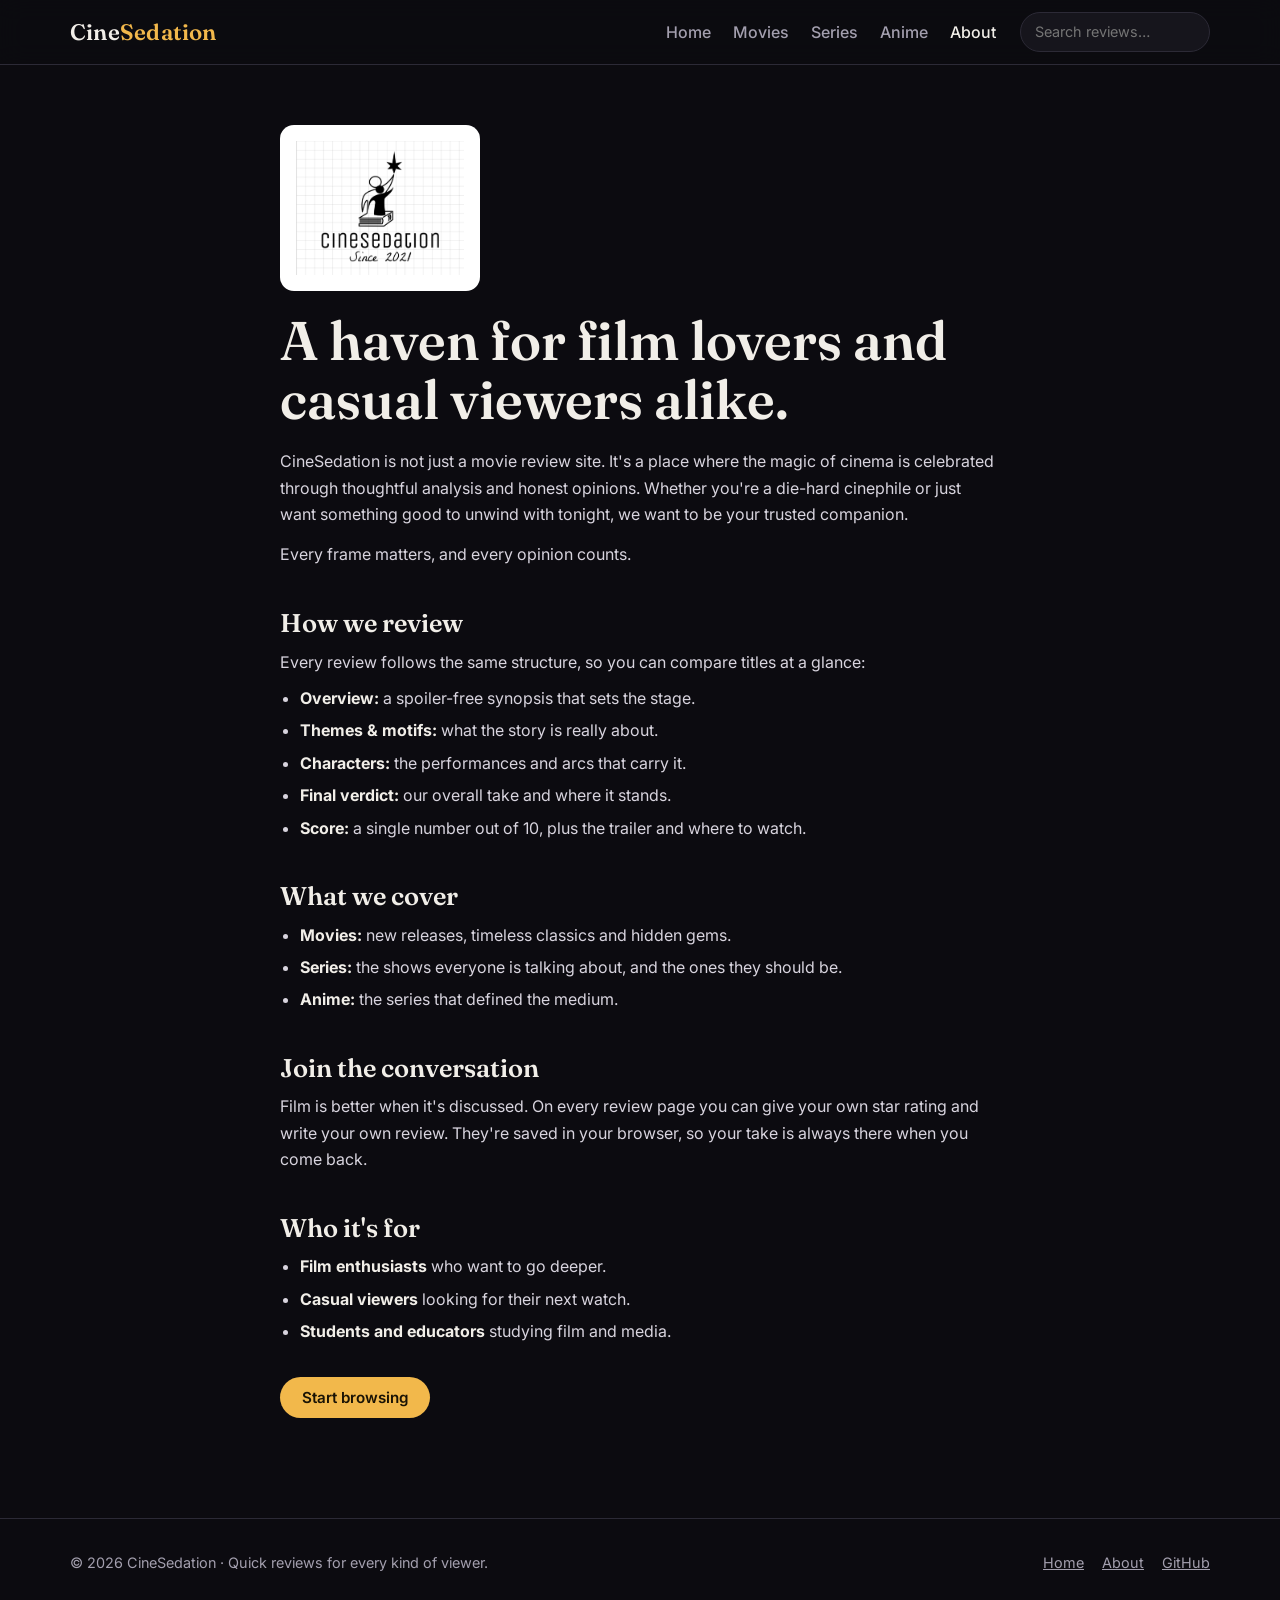
<file: about.html>
<!DOCTYPE html>
<html lang="en">
<head>
  <meta charset="UTF-8">
  <meta name="viewport" content="width=device-width, initial-scale=1.0">
  <title>About · CineSedation</title>
  <meta name="description" content="What CineSedation is, how we review, and who it's for.">
  <meta property="og:title" content="About · CineSedation">
  <meta property="og:description" content="What CineSedation is, how we review, and who it's for.">
  <meta property="og:image" content="assets/img/hero-bg.jpg">
  <meta name="theme-color" content="#0c0b10">
  <link rel="icon" href="data:image/svg+xml,<svg xmlns=%22http://www.w3.org/2000/svg%22 viewBox=%220 0 100 100%22><text y=%22.9em%22 font-size=%2290%22>🎬</text></svg>">
  <link rel="preconnect" href="https://fonts.googleapis.com">
  <link rel="preconnect" href="https://fonts.gstatic.com" crossorigin>
  <link href="https://fonts.googleapis.com/css2?family=Fraunces:ital,opsz,wght@0,9..144,600;1,9..144,600&family=Inter:wght@400;500;600;700&display=swap" rel="stylesheet">
  <link rel="stylesheet" href="assets/css/style.css">
</head>
<body data-page="about">
  <a class="skip" href="#main">Skip to content</a>
  <header class="site-header">
    <div class="container">
      <a class="brand" href="index.html">Cine<span>Sedation</span></a>
      <ul class="nav" id="nav">
        <li><a href="index.html">Home</a></li>
        <li><a href="index.html?type=Movie">Movies</a></li>
        <li><a href="index.html?type=Series">Series</a></li>
        <li><a href="index.html?type=Anime">Anime</a></li>
        <li><a href="about.html" aria-current="page">About</a></li>
      </ul>
      <form class="nav-search" action="index.html" role="search">
        <input type="search" name="q" placeholder="Search reviews…" aria-label="Search reviews">
      </form>
      <button id="nav-toggle" aria-label="Menu" aria-expanded="false" aria-controls="nav">☰</button>
    </div>
  </header>
  <main id="main" class="container prose">
    <img class="logo-plate" src="assets/img/logo.png" alt="CineSedation logo, since 2021">
    <h1>A haven for film lovers and casual viewers alike.</h1>
    <p>CineSedation is not just a movie review site. It's a place where the magic of cinema is celebrated through thoughtful analysis and honest opinions. Whether you're a die-hard cinephile or just want something good to unwind with tonight, we want to be your trusted companion.</p>
    <p>Every frame matters, and every opinion counts.</p>

    <h2>How we review</h2>
    <p>Every review follows the same structure, so you can compare titles at a glance:</p>
    <ul>
      <li><strong>Overview:</strong> a spoiler-free synopsis that sets the stage.</li>
      <li><strong>Themes &amp; motifs:</strong> what the story is really about.</li>
      <li><strong>Characters:</strong> the performances and arcs that carry it.</li>
      <li><strong>Final verdict:</strong> our overall take and where it stands.</li>
      <li><strong>Score:</strong> a single number out of 10, plus the trailer and where to watch.</li>
    </ul>

    <h2>What we cover</h2>
    <ul>
      <li><strong>Movies:</strong> new releases, timeless classics and hidden gems.</li>
      <li><strong>Series:</strong> the shows everyone is talking about, and the ones they should be.</li>
      <li><strong>Anime:</strong> the series that defined the medium.</li>
    </ul>

    <h2>Join the conversation</h2>
    <p>Film is better when it's discussed. On every review page you can give your own star rating and write your own review. They're saved in your browser, so your take is always there when you come back.</p>

    <h2>Who it's for</h2>
    <ul>
      <li><strong>Film enthusiasts</strong> who want to go deeper.</li>
      <li><strong>Casual viewers</strong> looking for their next watch.</li>
      <li><strong>Students and educators</strong> studying film and media.</li>
    </ul>
    <p style="margin-top:32px"><a class="btn" href="index.html#browse">Start browsing</a></p>
  </main>
  <footer class="site-footer">
    <div class="container">
      <p>© <span id="year">2026</span> CineSedation · Quick reviews for every kind of viewer.</p>
      <nav><a href="index.html">Home</a><a href="about.html">About</a><a href="https://github.com/NAMAN-VERMA-02/web-development">GitHub</a></nav>
    </div>
  </footer>
  <script src="assets/js/data.js"></script>
  <script src="assets/js/app.js"></script>
</body>
</html>
</file>
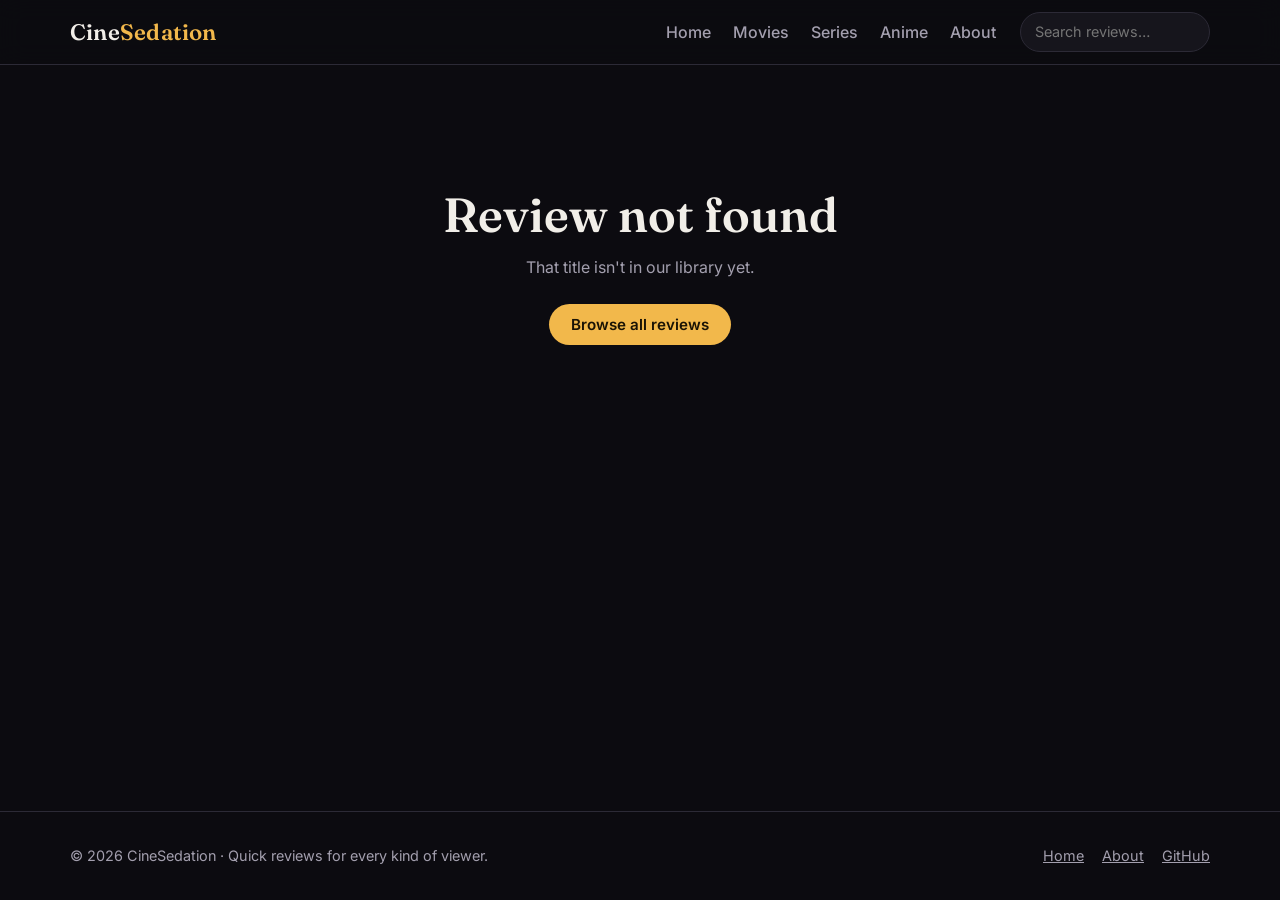
<file: review.html>
<!DOCTYPE html>
<html lang="en">
<head>
  <meta charset="UTF-8">
  <meta name="viewport" content="width=device-width, initial-scale=1.0">
  <title>Review · CineSedation</title>
  <meta name="description" content="A CineSedation review.">
  <meta property="og:title" content="Review · CineSedation">
  <meta property="og:description" content="A CineSedation review.">
  <meta property="og:image" content="assets/img/hero-bg.jpg">
  <meta name="theme-color" content="#0c0b10">
  <link rel="icon" href="data:image/svg+xml,<svg xmlns=%22http://www.w3.org/2000/svg%22 viewBox=%220 0 100 100%22><text y=%22.9em%22 font-size=%2290%22>🎬</text></svg>">
  <link rel="preconnect" href="https://fonts.googleapis.com">
  <link rel="preconnect" href="https://fonts.gstatic.com" crossorigin>
  <link href="https://fonts.googleapis.com/css2?family=Fraunces:ital,opsz,wght@0,9..144,600;1,9..144,600&family=Inter:wght@400;500;600;700&display=swap" rel="stylesheet">
  <link rel="stylesheet" href="assets/css/style.css">
</head>
<body data-page="review">
  <a class="skip" href="#main">Skip to content</a>
  <header class="site-header">
    <div class="container">
      <a class="brand" href="index.html">Cine<span>Sedation</span></a>
      <ul class="nav" id="nav">
        <li><a href="index.html">Home</a></li>
        <li><a href="index.html?type=Movie">Movies</a></li>
        <li><a href="index.html?type=Series">Series</a></li>
        <li><a href="index.html?type=Anime">Anime</a></li>
        <li><a href="about.html">About</a></li>
      </ul>
      <form class="nav-search" action="index.html" role="search">
        <input type="search" name="q" placeholder="Search reviews…" aria-label="Search reviews">
      </form>
      <button id="nav-toggle" aria-label="Menu" aria-expanded="false" aria-controls="nav">☰</button>
    </div>
  </header>
  <main id="main"><div id="review"><p class="container block muted">Loading review…</p></div></main>
  <footer class="site-footer">
    <div class="container">
      <p>© <span id="year">2026</span> CineSedation · Quick reviews for every kind of viewer.</p>
      <nav><a href="index.html">Home</a><a href="about.html">About</a><a href="https://github.com/NAMAN-VERMA-02/web-development">GitHub</a></nav>
    </div>
  </footer>
  <script src="assets/js/trending.js"></script>
  <script src="assets/js/data.js"></script>
  <script src="assets/js/app.js"></script>
</body>
</html>
</file>
<file: assets/css/style.css>
:root {
  --bg: #0c0b10;
  --surface: #16151c;
  --surface-2: #1f1d27;
  --line: #2c2a36;
  --text: #f1eee8;
  --muted: #a39fae;
  --gold: #f2b84b;
  --gold-ink: #1a1305;
  --radius: 14px;
  --max: 1180px;
  --serif: "Fraunces", Georgia, serif;
  --sans: "Inter", system-ui, -apple-system, "Segoe UI", sans-serif;
}

* { box-sizing: border-box; margin: 0; padding: 0; }
html { scroll-behavior: smooth; }
body { background: var(--bg); color: var(--text); font: 16px/1.65 var(--sans); min-height: 100vh; display: flex; flex-direction: column; }
main { flex: 1; }
img { max-width: 100%; display: block; }
a { color: inherit; }
:focus-visible { outline: 2px solid var(--gold); outline-offset: 3px; }
.container { width: 100%; max-width: var(--max); margin: 0 auto; padding: 0 20px; }
.muted { color: var(--muted); }
.small { font-size: .85rem; }
.skip { position: absolute; left: -999px; top: 8px; background: var(--gold); color: var(--gold-ink); padding: 8px 14px; border-radius: 8px; z-index: 100; }
.skip:focus { left: 8px; }

/* Header */
.site-header { position: sticky; top: 0; z-index: 50; background: rgba(12, 11, 16, .82); backdrop-filter: blur(12px); border-bottom: 1px solid var(--line); }
.site-header .container { display: flex; align-items: center; gap: 24px; height: 64px; }
.brand { font: 600 1.4rem var(--serif); text-decoration: none; letter-spacing: .01em; }
.brand span { color: var(--gold); }
.nav { display: flex; gap: 22px; margin-left: auto; list-style: none; }
.nav a { text-decoration: none; color: var(--muted); font-weight: 500; }
.nav a:hover, .nav a[aria-current="page"] { color: var(--text); }
.nav-search input { background: var(--surface); border: 1px solid var(--line); color: var(--text); border-radius: 999px; padding: 7px 14px; width: 190px; font: inherit; font-size: .9rem; }
#nav-toggle { display: none; margin-left: auto; background: none; border: 0; color: var(--text); font-size: 1.5rem; cursor: pointer; }

/* Buttons */
.btn { display: inline-flex; align-items: center; justify-content: center; gap: 6px; background: var(--gold); color: var(--gold-ink); border: 0; border-radius: 999px; padding: 11px 22px; font: 600 .95rem var(--sans); text-decoration: none; cursor: pointer; transition: transform .15s, filter .15s; }
.btn:hover { filter: brightness(1.08); transform: translateY(-1px); }
.btn-ghost { background: transparent; color: var(--text); border: 1px solid var(--line); }
.btn-ghost:hover { border-color: var(--gold); }

/* Hero */
.hero { position: relative; padding: 120px 0 100px; background: linear-gradient(180deg, rgba(12, 11, 16, .55), var(--bg)), url("../img/hero-bg.jpg") center/cover; }
.hero h1 { font: 600 clamp(2.4rem, 6vw, 4.4rem)/1.05 var(--serif); max-width: 14ch; }
.hero h1 em { color: var(--gold); font-style: italic; }
.hero p { color: #d8d4de; font-size: 1.15rem; max-width: 52ch; margin: 18px 0 30px; }
.hero form { display: flex; gap: 10px; max-width: 520px; }
.hero input { flex: 1; min-width: 0; background: rgba(22, 21, 28, .9); border: 1px solid var(--line); color: var(--text); border-radius: 999px; padding: 13px 20px; font: inherit; }
.stats { display: flex; gap: 40px; margin-top: 44px; color: var(--muted); font-size: .9rem; }
.stats strong { display: block; color: var(--text); font: 600 1.8rem var(--serif); }

/* Sections */
.block { padding-top: 36px; padding-bottom: 36px; }
.section-head { display: flex; flex-wrap: wrap; align-items: end; justify-content: space-between; gap: 16px; margin-bottom: 22px; }
h2 { font: 600 1.6rem/1.2 var(--serif); }

/* Filters */
.filters { display: flex; flex-wrap: wrap; gap: 10px; align-items: center; }
.chip { background: var(--surface); color: var(--muted); border: 1px solid var(--line); border-radius: 999px; padding: 7px 16px; font: 500 .9rem var(--sans); cursor: pointer; }
.chip[aria-pressed="true"] { background: var(--text); color: var(--bg); border-color: var(--text); }
select { background: var(--surface); color: var(--text); border: 1px solid var(--line); border-radius: 999px; padding: 7px 14px; font: inherit; font-size: .9rem; }
#count { color: var(--muted); font-size: .9rem; }

/* Cards */
.grid { display: grid; grid-template-columns: repeat(auto-fill, minmax(180px, 1fr)); gap: 22px; }
.card { text-decoration: none; display: block; border-radius: var(--radius); }
.card-img { position: relative; aspect-ratio: 2 / 3; border-radius: var(--radius); overflow: hidden; background: var(--surface); }
.card-img img { width: 100%; height: 100%; object-fit: cover; transition: transform .4s ease; }
.card:hover .card-img img { transform: scale(1.05); }
.card-body { padding: 10px 2px 0; }
.card h3 { font-size: 1rem; font-weight: 600; }
.meta { color: var(--muted); font-size: .88rem; }
.badge { position: absolute; top: 10px; left: 10px; background: var(--gold); color: var(--gold-ink); font-weight: 700; font-size: .8rem; padding: 3px 9px; border-radius: 999px; }
.badge-muted { background: rgba(12, 11, 16, .8); color: var(--text); font-weight: 500; }
.empty { grid-column: 1 / -1; color: var(--muted); padding: 40px 0; text-align: center; }

/* Review page */
.review-hero { position: relative; padding: 70px 0 50px; overflow: hidden; isolation: isolate; }
.review-hero-bg { position: absolute; inset: -20px; background: center/cover; filter: blur(6px); opacity: .35; z-index: -2; }
.review-hero::after { content: ""; position: absolute; inset: 0; background: linear-gradient(180deg, transparent 30%, var(--bg)); z-index: -1; }
.review-hero-inner { display: grid; grid-template-columns: 240px 1fr; gap: 40px; align-items: end; }
.poster { width: 100%; aspect-ratio: 2 / 3; object-fit: cover; border-radius: var(--radius); box-shadow: 0 20px 50px rgba(0, 0, 0, .6); }
.review-hero h1 { font: 600 clamp(2.2rem, 5vw, 3.6rem)/1.05 var(--serif); margin: 6px 0 10px; }
.tagline { font-size: 1.15rem; color: #d8d4de; max-width: 55ch; margin-bottom: 8px; }
.tags { display: flex; flex-wrap: wrap; gap: 8px; list-style: none; margin: 16px 0 22px; }
.tags a { display: block; text-decoration: none; border: 1px solid var(--line); background: rgba(22, 21, 28, .7); border-radius: 999px; padding: 4px 12px; font-size: .85rem; }
.tags a:hover { border-color: var(--gold); }
.score { display: flex; align-items: center; gap: 14px; color: var(--muted); }
.score-num { font: 600 2.6rem/1 var(--serif); color: var(--gold); }
.score-num small { font-size: 1rem; color: var(--muted); }
.review-layout { display: grid; grid-template-columns: 1fr 340px; gap: 48px; align-items: start; }
.review-layout article .block { border-bottom: 1px solid var(--line); }
.block p { color: #d8d4de; margin-top: 10px; max-width: 70ch; }
.video { position: relative; aspect-ratio: 16 / 9; margin-top: 14px; border-radius: var(--radius); overflow: hidden; background: var(--surface); }
.video iframe { position: absolute; inset: 0; width: 100%; height: 100%; border: 0; }
aside { position: sticky; top: 84px; display: grid; gap: 18px; padding-top: 36px; }
.panel { background: var(--surface); border: 1px solid var(--line); border-radius: var(--radius); padding: 20px; display: grid; gap: 10px; }
.panel h2 { font-size: 1.15rem; }
.watch { display: flex; flex-wrap: wrap; gap: 8px; }
.rate { display: flex; gap: 4px; }
.rate button { background: none; border: 0; font-size: 2rem; line-height: 1; color: var(--line); cursor: pointer; transition: color .15s, transform .15s; }
.rate button.on { color: var(--gold); }
.rate button:hover { transform: scale(1.15); }
label { font-size: .85rem; color: var(--muted); }
.panel input, .panel textarea { width: 100%; background: var(--bg); border: 1px solid var(--line); color: var(--text); border-radius: 10px; padding: 10px 12px; font: inherit; resize: vertical; }
.user-reviews { list-style: none; display: grid; gap: 14px; margin-top: 16px; }
.user-reviews li:not(.muted) { background: var(--surface); border: 1px solid var(--line); border-radius: var(--radius); padding: 16px 18px; }
.user-reviews time { color: var(--muted); font-size: .85rem; margin-left: 10px; }
.user-reviews p { margin-top: 6px; white-space: pre-wrap; overflow-wrap: anywhere; }
.notfound { padding: 120px 20px; text-align: center; }
.notfound h1 { font: 600 3rem var(--serif); }
.notfound p { color: var(--muted); margin: 10px 0 24px; }

/* About */
.prose { max-width: 760px; padding-top: 60px; padding-bottom: 40px; }
.prose h1 { font: 600 clamp(2.2rem, 5vw, 3.4rem)/1.1 var(--serif); margin: 8px 0 18px; }
.prose h2 { margin: 40px 0 10px; }
.prose p, .prose li { color: #d8d4de; }
.prose p + p { margin-top: 14px; }
.prose ul { padding-left: 20px; display: grid; gap: 6px; margin-top: 10px; }
.prose strong { color: var(--text); }
.logo-plate { background: #fff; border-radius: var(--radius); padding: 16px; width: 200px; margin-bottom: 20px; }

/* Footer */
.site-footer { border-top: 1px solid var(--line); margin-top: 60px; padding: 32px 0; color: var(--muted); font-size: .9rem; }
.site-footer .container { display: flex; flex-wrap: wrap; justify-content: space-between; gap: 12px; }
.site-footer a { color: var(--muted); margin-left: 18px; }
.site-footer a:hover { color: var(--text); }

/* Responsive */
@media (max-width: 900px) {
  .review-layout { grid-template-columns: 1fr; gap: 0; }
  aside { position: static; }
}
@media (max-width: 720px) {
  #nav-toggle { display: block; }
  .nav, .nav-search { display: none; }
  .nav-open .nav { display: flex; flex-direction: column; position: absolute; top: 64px; left: 0; right: 0; background: var(--bg); padding: 16px 20px; border-bottom: 1px solid var(--line); margin: 0; }
  .hero { padding: 80px 0 60px; }
  .hero form { flex-direction: column; }
  .stats { gap: 24px; }
  .grid { grid-template-columns: repeat(2, 1fr); gap: 16px; }
  .review-hero-inner { grid-template-columns: 1fr; gap: 24px; }
  .poster { width: 160px; }
  .site-footer a { margin: 0 18px 0 0; }
}
@media (prefers-reduced-motion: reduce) {
  html { scroll-behavior: auto; }
  * { transition: none !important; }
}
.sr-only { position: absolute; width: 1px; height: 1px; overflow: hidden; clip: rect(0 0 0 0); white-space: nowrap; }
#search { background: var(--surface); color: var(--text); border: 1px solid var(--line); border-radius: 999px; padding: 7px 14px; font: inherit; font-size: .9rem; width: 150px; }
.tmdb-note { margin-top: 14px; }

/* Live rows: one horizontal line of posters that scrolls inside itself */
.row { display: grid; grid-auto-flow: column; grid-auto-columns: 170px; gap: 18px; overflow-x: auto; scroll-snap-type: x mandatory; padding-bottom: 12px; scrollbar-width: thin; scrollbar-color: var(--line) transparent; }
.row .card { scroll-snap-align: start; }
.audience { font-size: .8rem; }
.brand-netflix { color: #e50914; }
.brand-prime { color: #1fa7e0; }
.feature-label { color: var(--gold); font-weight: 600; margin-bottom: 4px; }

/* Pick of the week */
.feature { position: relative; isolation: isolate; overflow: hidden; display: grid; grid-template-columns: 220px 1fr; gap: 36px; align-items: center; padding: 36px; border-radius: 20px; border: 1px solid var(--line); background: var(--surface); }
.feature-bg { position: absolute; inset: 0; background: center/cover; opacity: .28; z-index: -2; }
.feature::after { content: ""; position: absolute; inset: 0; background: linear-gradient(90deg, var(--surface) 15%, rgba(22, 21, 28, .55)); z-index: -1; }
.feature-poster { width: 100%; aspect-ratio: 2 / 3; object-fit: cover; border-radius: var(--radius); box-shadow: 0 16px 40px rgba(0, 0, 0, .55); }
.feature h2 { font-size: clamp(1.8rem, 4vw, 2.8rem); margin: 6px 0 4px; }
.feature-verdict { color: #d8d4de; font-size: 1.08rem; max-width: 60ch; margin: 14px 0 22px; }
.feature-actions { display: flex; align-items: center; gap: 22px; }

/* Score pair on review page */
.scores { display: flex; flex-wrap: wrap; gap: 32px; }
.score span:last-child { line-height: 1.35; font-size: .9rem; }
.score-audience { color: var(--text); }

@media (max-width: 720px) {
  .row { grid-auto-columns: 42%; }
  .feature { grid-template-columns: 1fr; padding: 22px; gap: 20px; }
  .feature-poster { width: 140px; }
}
</file>
